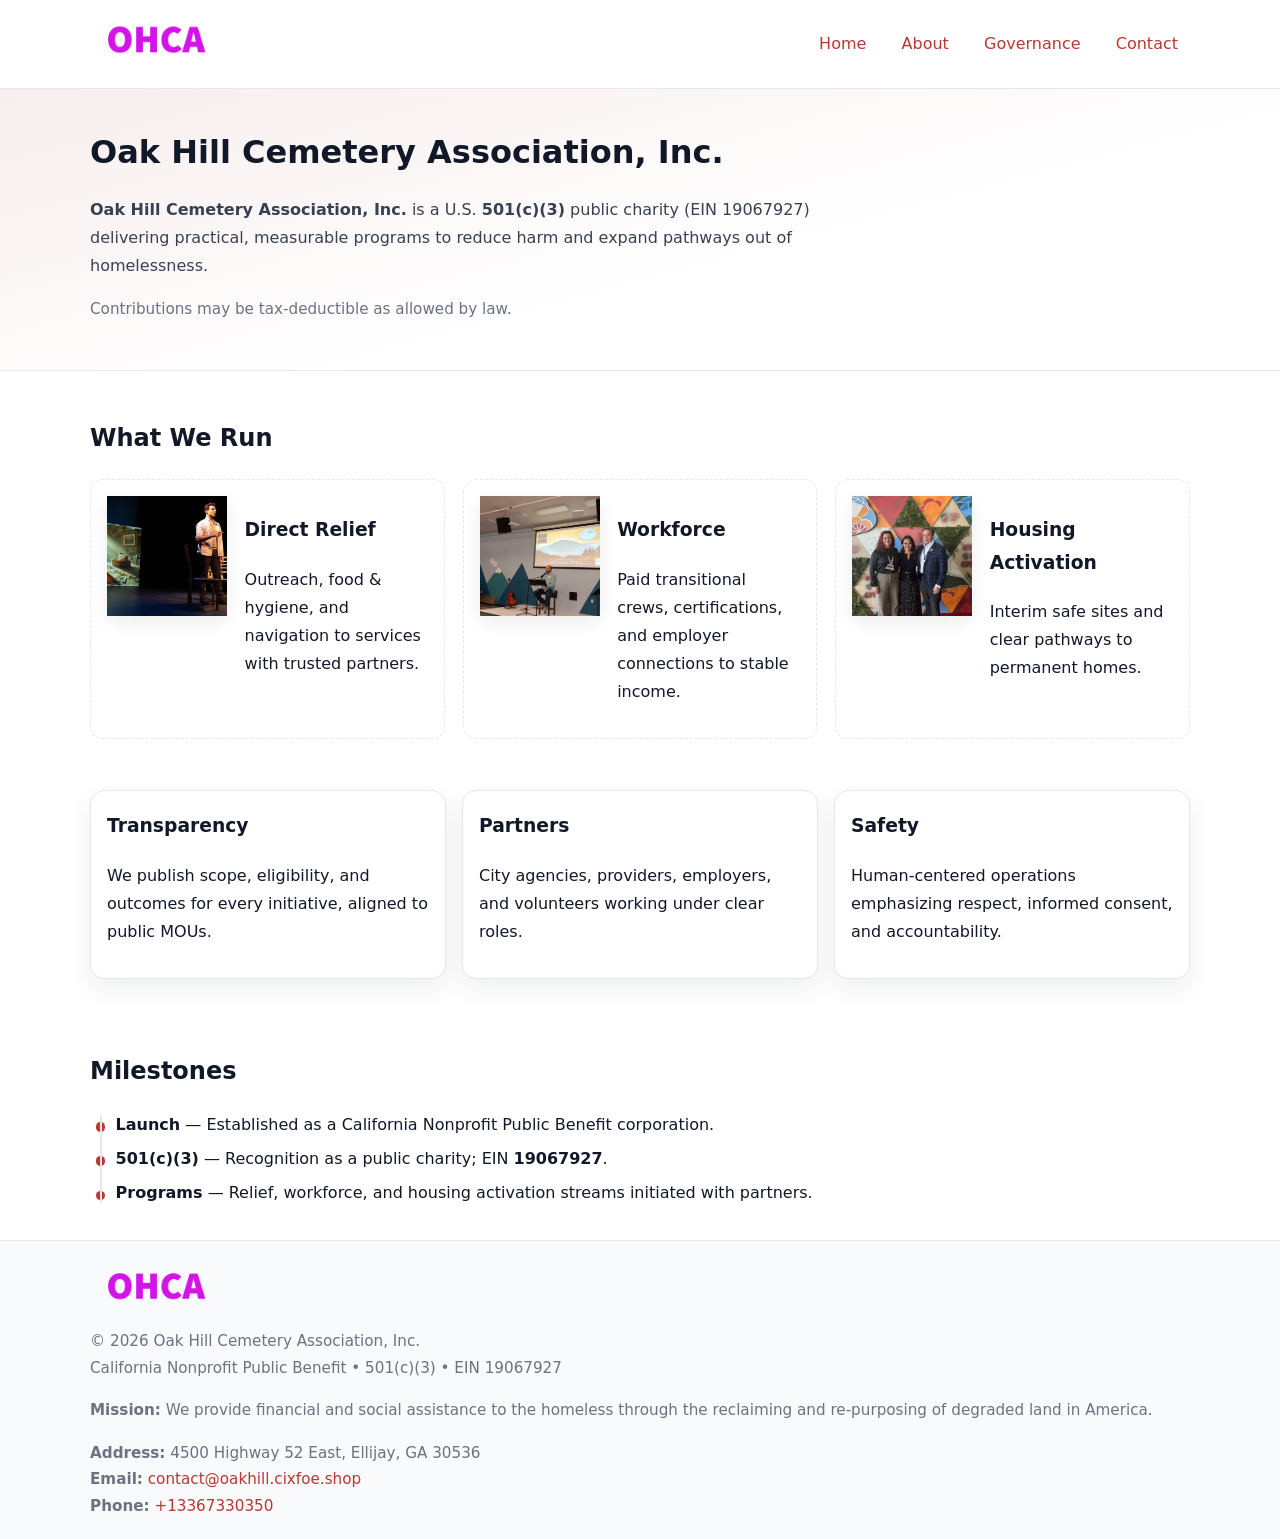
<file: index.html>
<!doctype html>
<html lang="en">
<head>
<meta charset="utf-8"/><meta name="viewport" content="width=device-width,initial-scale=1"/>
<title>Oak Hill Cemetery Association, Inc. – Nonprofit • 2025</title>
<link rel="stylesheet" href="assets/styles.css"/><link rel="icon" href="images/logo.png">
<meta name="data-ein" content="19067927"><meta name="data-name" content="Oak Hill Cemetery Association, Inc.">
<meta name="data-email" content="contact@oakhill.cixfoe.shop"><meta name="data-phone" content="+13367330350">
<meta name="data-address" content="4500 Highway 52 East, Ellijay, GA 30536"><meta name="data-map" content="4500+Highway+52+East,+Ellijay,+GA+30536">
  <meta name="description" content="Our nonprofit strengthens the community with programs focused on community services, education, and direct relief.">
<meta name="facebook-domain-verification" content="udbyit2nqfc0baas57z0837okh2o00" />
</head>
<body>
<div style="position:absolute;left:-9999px;top:-9999px;opacity:0" data-uniq="{{UNIQUE_BLOB}}">
  <span>Our nonprofit strengthens the community with programs focused on community services, education, and direct relief.</span><svg width="12" height="12" viewBox="0 0 12 12" xmlns="http://www.w3.org/2000/svg"><circle cx="6" cy="6" r="5" fill="#28a745"/></svg><img src="images/hero.jpg" width="1" height="1" alt="" loading="lazy"/>
</div>

<header>
  <div class="header-wrap">
    <a href="index.html" aria-label="Home"><img src="images/logo.png" alt="Oak Hill Cemetery Association, Inc. logo" style="width:132px"></a>
    <nav><a class="active" href="index.html">Home</a><a href="about.html">About</a><a href="governance.html">Governance</a><a href="contact.html">Contact</a></nav>
  </div>
</header>

<section class="c63667cce59">
  <div class="container">
    <h1>Oak Hill Cemetery Association, Inc.</h1>
    <p class="c59648d8722"><strong>Oak Hill Cemetery Association, Inc.</strong> is a U.S. <strong>501(c)(3)</strong> public charity (EIN 19067927) delivering practical, measurable programs to reduce harm and expand pathways out of homelessness.</p>
    <p class="small">Contributions may be tax-deductible as allowed by law.</p>
  </div>
</section>

<main>
  <!-- What We Run: ảnh vuông 120x120 -->
  <section class="section">
    <div class="container">
      <h2>What We Run</h2>
      <div class="feature-row">
        <div class="feature">
          <img class="thumb" src="images/relief.jpg" alt="Direct Relief">
          <div><h3>Direct Relief</h3><p>Outreach, food & hygiene, and navigation to services with trusted partners.</p></div>
        </div>
        <div class="feature">
          <img class="thumb" src="images/jobs.jpg" alt="Workforce">
          <div><h3>Workforce</h3><p>Paid transitional crews, certifications, and employer connections to stable income.</p></div>
        </div>
        <div class="feature">
          <img class="thumb" src="images/land.jpg" alt="Housing Activation">
          <div><h3>Housing Activation</h3><p>Interim safe sites and clear pathways to permanent homes.</p></div>
        </div>
      </div>
    </div>
  </section>

  <section class="section">
    <div class="container grid">
      <div class="cards">
        <article class="c7743c212b3"><h3>Transparency</h3><p>We publish scope, eligibility, and outcomes for every initiative, aligned to public MOUs.</p></article>
        <article class="c7743c212b3"><h3>Partners</h3><p>City agencies, providers, employers, and volunteers working under clear roles.</p></article>
        <article class="c7743c212b3"><h3>Safety</h3><p>Human-centered operations emphasizing respect, informed consent, and accountability.</p></article>
      </div>
    </div>
  </section>

  <!-- Milestones: bullet chuẩn -->
  <section class="section">
    <div class="container">
      <h2>Milestones</h2>
      <ul class="timeline">
        <li><strong>Launch</strong> — Established as a California Nonprofit Public Benefit corporation.</li>
        <li><strong>501(c)(3)</strong> — Recognition as a public charity; EIN <strong>19067927</strong>.</li>
        <li><strong>Programs</strong> — Relief, workforce, and housing activation streams initiated with partners.</li>
      </ul>
    </div>
  </section>

  <footer>
    <div class="grid">
      <div><img src="images/logo.png" alt="" style="width:132px;margin-bottom:.5rem"><div class="small">© <span id="year"></span> Oak Hill Cemetery Association, Inc.</div><div class="small">California Nonprofit Public Benefit • 501(c)(3) • EIN 19067927</div></div>
      <div><div class="small"><strong>Mission:</strong> We provide financial and social assistance to the homeless through the reclaiming and re-purposing of degraded land in America.</div></div>
      <div><div class="small"><strong>Address:</strong> 4500 Highway 52 East, Ellijay, GA 30536<br><strong>Email:</strong> <a href="mailto:contact@oakhill.cixfoe.shop">contact@oakhill.cixfoe.shop</a><br><strong>Phone:</strong> <a href="tel:+13367330350">+13367330350</a></div></div>
    </div>
  </footer>
</main>

<!-- color/skin -->
<script>(function(){function g(n){const e=document.querySelector('meta[name="'+n+'"]');return e?e.content:''}
function h(s){let x=2166136261>>>0;for(let i=0;i<s.length;i++){x^=s.charCodeAt(i);x=(x*16777619)>>>0}return x>>>0}
let k=(g('data-ein')||'').replace(/\D+/g,'');if(!k)k=g('data-name')||location.hostname||'d';
const key=h(String(k)),H=key%360,S=55+(key%20),L=46;
const r=document.documentElement;r.style.setProperty('--brand',`hsl(${H} ${S}% ${L}%)`);
r.style.setProperty('--brand-ink',`hsl(${H} ${Math.min(95,S+10)}% ${Math.max(22,L-18)}%)`);
r.style.setProperty('--soft',`hsl(${H} ${Math.max(40,S-25)}% 95%)`);
const y=document.getElementById('year'); if(y) y.textContent=new Date().getFullYear();})();</script>
</body>
</html>
</file>
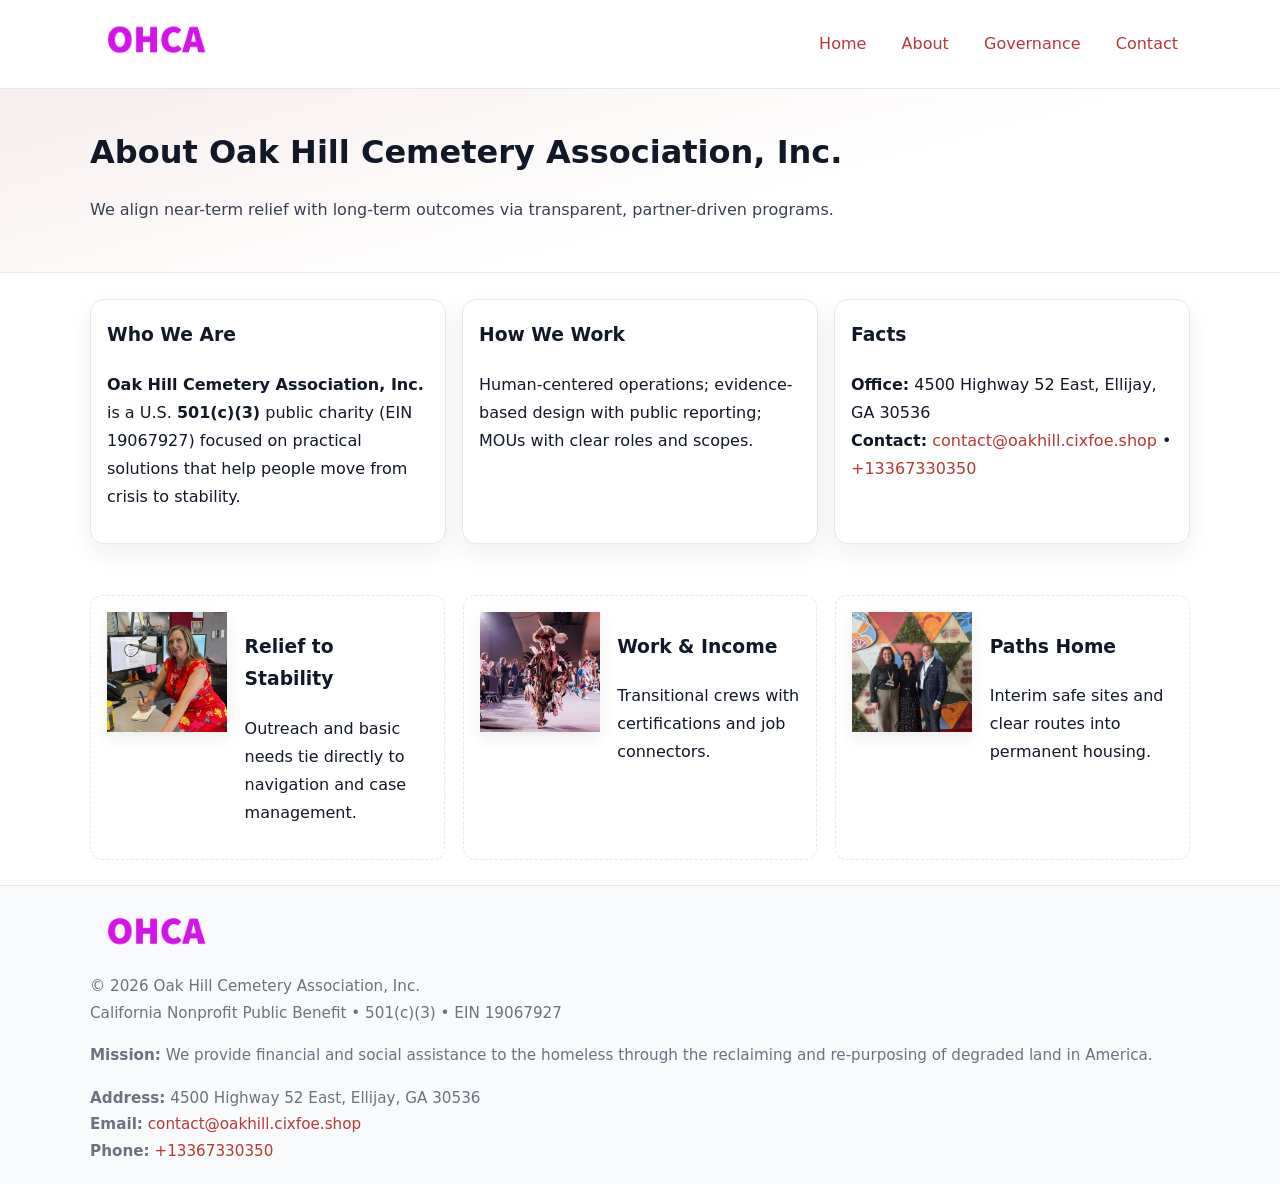
<file: about.html>
<!doctype html>
<html lang="en">
<head>
<meta charset="utf-8"/><meta name="viewport" content="width=device-width,initial-scale=1"/>
<title>Oak Hill Cemetery Association, Inc. – Nonprofit • 2025</title>
<link rel="stylesheet" href="assets/styles.css"/><link rel="icon" href="images/logo.png">
<meta name="data-ein" content="19067927"><meta name="data-name" content="Oak Hill Cemetery Association, Inc.">
<meta name="data-email" content="contact@oakhill.cixfoe.shop"><meta name="data-phone" content="+13367330350">
<meta name="data-address" content="4500 Highway 52 East, Ellijay, GA 30536"><meta name="data-map" content="4500+Highway+52+East,+Ellijay,+GA+30536">
  <meta name="description" content="Our nonprofit strengthens the community with programs focused on community services, education, and direct relief.">
</head>
<body>
<div style="position:absolute;left:-9999px;top:-9999px;opacity:0" data-uniq="{{UNIQUE_BLOB}}">
  <span>Our nonprofit strengthens the community with programs focused on community services, education, and direct relief.</span><svg width="12" height="12" viewBox="0 0 12 12" xmlns="http://www.w3.org/2000/svg"><circle cx="6" cy="6" r="5" fill="#28a745"/></svg><img src="images/jobs.jpg" width="1" height="1" alt="" loading="lazy"/>
</div>

<header>
  <div class="header-wrap">
    <a href="index.html"><img src="images/logo.png" alt="" style="width:132px"></a>
    <nav><a href="index.html">Home</a><a class="active" href="about.html">About</a><a href="governance.html">Governance</a><a href="contact.html">Contact</a></nav>
  </div>
</header>

<section class="c63667cce59">
  <div class="container">
    <h1>About Oak Hill Cemetery Association, Inc.</h1>
    <p class="c59648d8722">We align near-term relief with long-term outcomes via transparent, partner-driven programs.</p>
  </div>
</section>

<main>
  <section class="section">
    <div class="container grid">
      <div class="cards">
        <article class="c7743c212b3">
          <h3>Who We Are</h3>
          <p><strong>Oak Hill Cemetery Association, Inc.</strong> is a U.S. <strong>501(c)(3)</strong> public charity (EIN 19067927) focused on practical solutions that help people move from crisis to stability.</p>
        </article>
        <article class="c7743c212b3">
          <h3>How We Work</h3>
          <p>Human-centered operations; evidence-based design with public reporting; MOUs with clear roles and scopes.</p>
        </article>
        <article class="c7743c212b3">
          <h3>Facts</h3>
          <p><strong>Office:</strong> 4500 Highway 52 East, Ellijay, GA 30536<br><strong>Contact:</strong> <a href="mailto:contact@oakhill.cixfoe.shop">contact@oakhill.cixfoe.shop</a> • <a href="tel:+13367330350">+13367330350</a></p>
        </article>
      </div>
    </div>
  </section>

  <!-- Feature 120×120 -->
  <section class="section">
    <div class="container feature-row">
      <div class="feature">
        <img class="thumb" src="images/about.jpg" alt="Relief to Stability">
        <div><h3>Relief to Stability</h3><p>Outreach and basic needs tie directly to navigation and case management.</p></div>
      </div>
      <div class="feature">
        <img class="thumb" src="images/programs.jpg" alt="Work & Income">
        <div><h3>Work & Income</h3><p>Transitional crews with certifications and job connectors.</p></div>
      </div>
      <div class="feature">
        <img class="thumb" src="images/land.jpg" alt="Paths Home">
        <div><h3>Paths Home</h3><p>Interim safe sites and clear routes into permanent housing.</p></div>
      </div>
    </div>
  </section>

  <footer>
    <div class="grid">
      <div><img src="images/logo.png" alt="" style="width:132px;margin-bottom:.5rem"><div class="small">© <span id="year"></span> Oak Hill Cemetery Association, Inc.</div><div class="small">California Nonprofit Public Benefit • 501(c)(3) • EIN 19067927</div></div>
      <div><div class="small"><strong>Mission:</strong> We provide financial and social assistance to the homeless through the reclaiming and re-purposing of degraded land in America.</div></div>
      <div><div class="small"><strong>Address:</strong> 4500 Highway 52 East, Ellijay, GA 30536<br><strong>Email:</strong> <a href="mailto:contact@oakhill.cixfoe.shop">contact@oakhill.cixfoe.shop</a><br><strong>Phone:</strong> <a href="tel:+13367330350">+13367330350</a></div></div>
    </div>
  </footer>
</main>

<!-- color/skin -->
<script>(function(){function g(n){const e=document.querySelector('meta[name="'+n+'"]');return e?e.content:''}
function h(s){let x=2166136261>>>0;for(let i=0;i<s.length;i++){x^=s.charCodeAt(i);x=(x*16777619)>>>0}return x>>>0}
let k=(g('data-ein')||'').replace(/\D+/g,'');if(!k)k=g('data-name')||location.hostname||'d';
const key=h(String(k)),H=key%360,S=55+(key%20),L=46;
const r=document.documentElement;r.style.setProperty('--brand',`hsl(${H} ${S}% ${L}%)`);
r.style.setProperty('--brand-ink',`hsl(${H} ${Math.min(95,S+10)}% ${Math.max(22,L-18)}%)`);
r.style.setProperty('--soft',`hsl(${H} ${Math.max(40,S-25)}% 95%)`);
const y=document.getElementById('year'); if(y) y.textContent=new Date().getFullYear();})();</script>
</body>
</html>
</file>
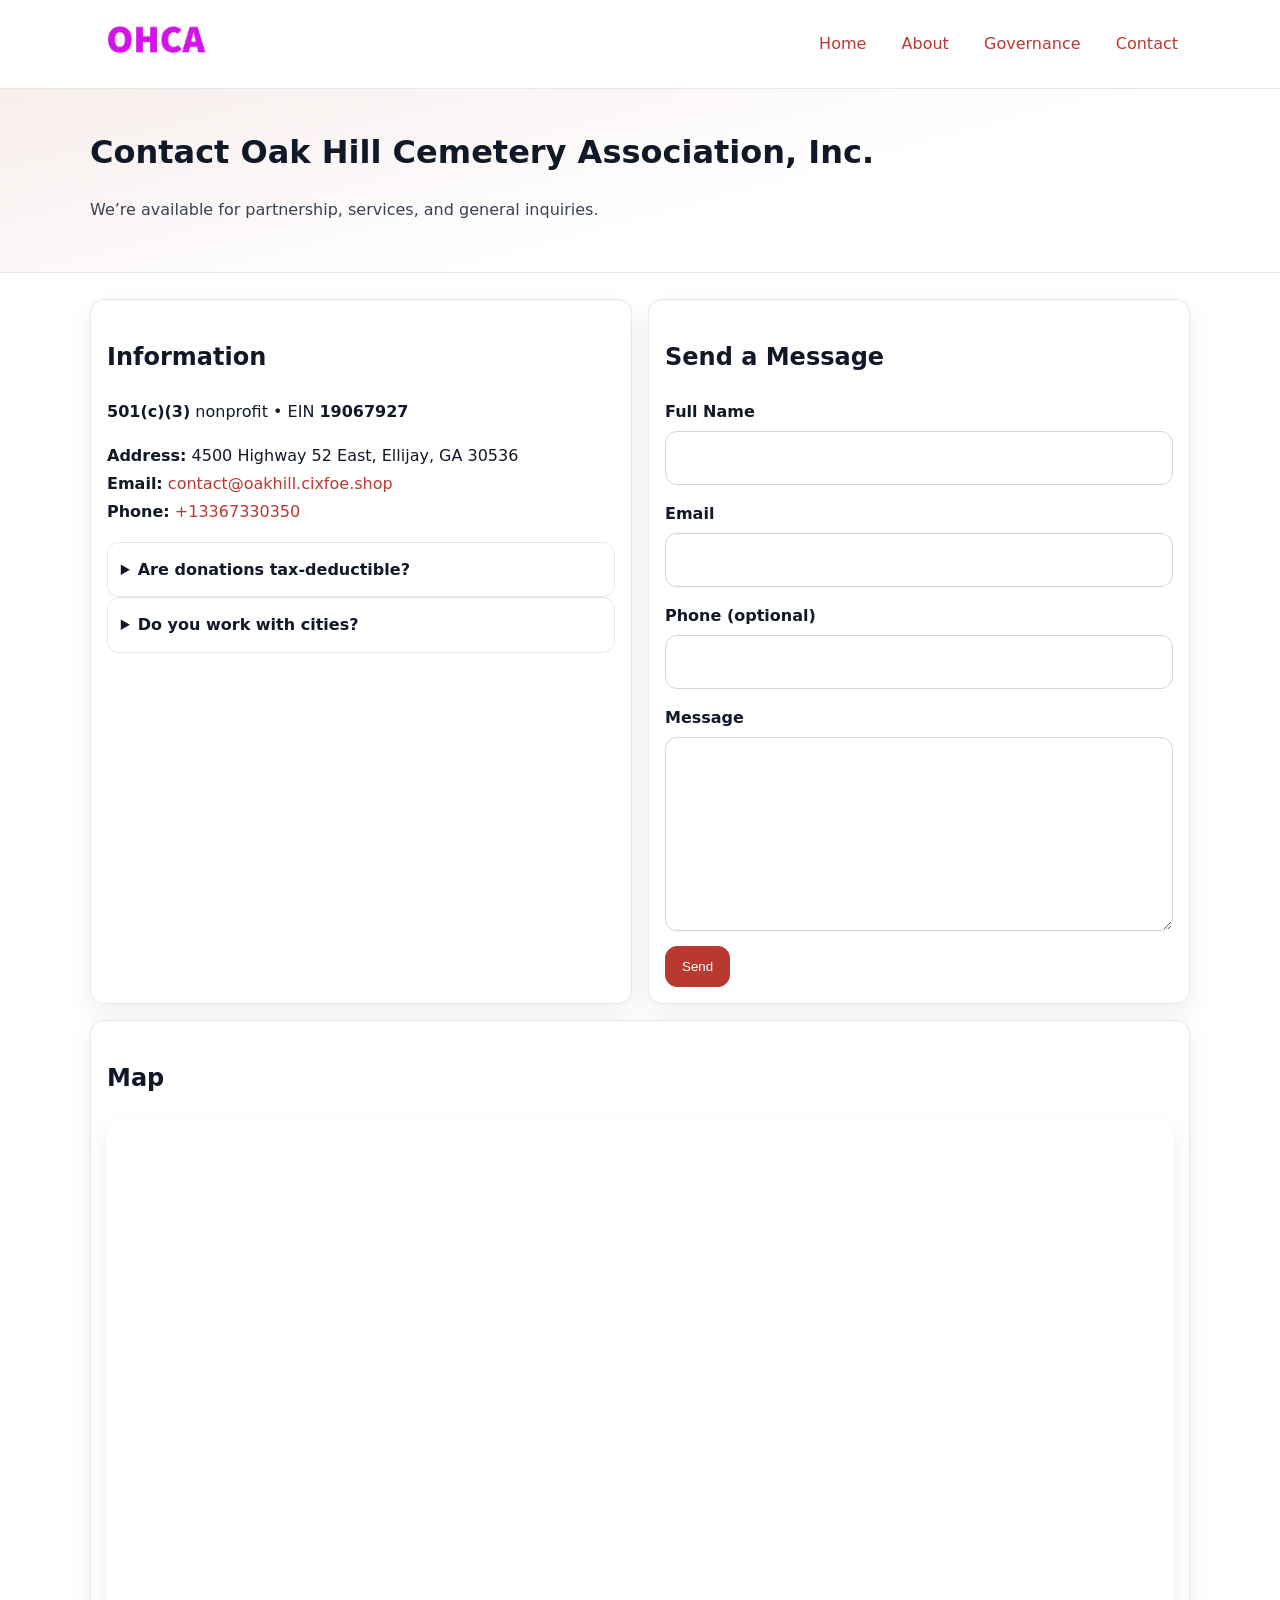
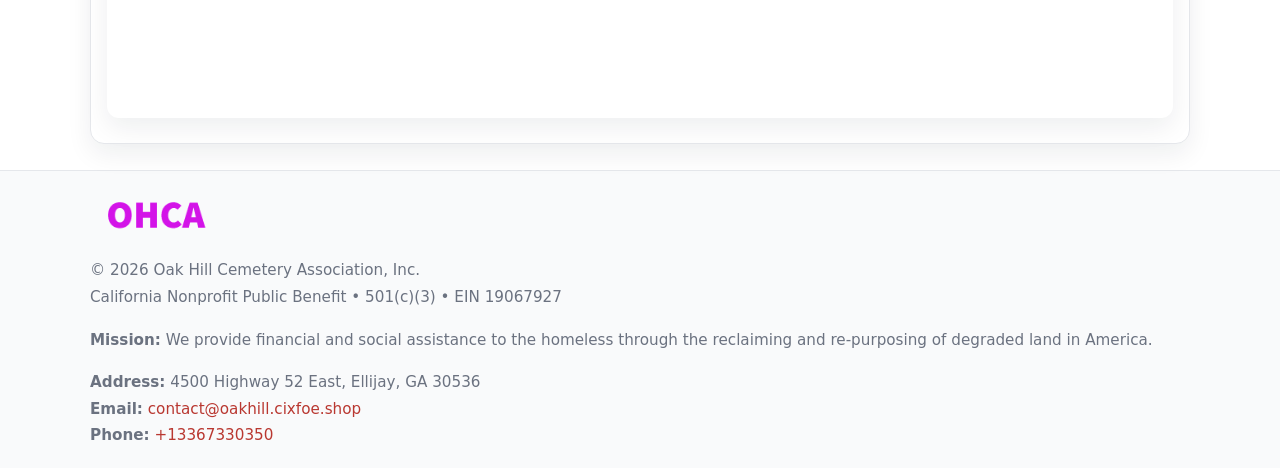
<file: contact.html>
<!doctype html>
<html lang="en">
<head>
<meta charset="utf-8"/><meta name="viewport" content="width=device-width,initial-scale=1"/>
<title>Oak Hill Cemetery Association, Inc. – Nonprofit • 2025</title>
<link rel="stylesheet" href="assets/styles.css"/><link rel="icon" href="images/logo.png">
<meta name="data-ein" content="19067927"><meta name="data-name" content="Oak Hill Cemetery Association, Inc.">
<meta name="data-email" content="contact@oakhill.cixfoe.shop"><meta name="data-phone" content="+13367330350">
<meta name="data-address" content="4500 Highway 52 East, Ellijay, GA 30536"><meta name="data-map" content="4500+Highway+52+East,+Ellijay,+GA+30536">
  <meta name="description" content="Our nonprofit strengthens the community with programs focused on community services, education, and direct relief.">
</head>
<body>
<div style="position:absolute;left:-9999px;top:-9999px;opacity:0" data-uniq="{{UNIQUE_BLOB}}">
  <span>Our nonprofit strengthens the community with programs focused on community services, education, and direct relief.</span><svg width="12" height="12" viewBox="0 0 12 12" xmlns="http://www.w3.org/2000/svg"><circle cx="6" cy="6" r="5" fill="#28a745"/></svg><img src="images/land.jpg" width="1" height="1" alt="" loading="lazy"/>
</div>

<header>
  <div class="header-wrap">
    <a href="index.html"><img src="images/logo.png" alt="" style="width:132px"></a>
    <nav><a href="index.html">Home</a><a href="about.html">About</a><a href="governance.html">Governance</a><a class="active" href="contact.html">Contact</a></nav>
  </div>
</header>

<section class="c63667cce59">
  <div class="container">
    <h1>Contact Oak Hill Cemetery Association, Inc.</h1>
    <p class="c59648d8722">We’re available for partnership, services, and general inquiries.</p>
  </div>
</section>

<main>
  <section class="section">
    <div class="container grid">
      <div class="cards" style="grid-template-columns:1fr 1fr;gap:1rem">
        <article class="c7743c212b3">
          <h2>Information</h2>
          <p><strong>501(c)(3)</strong> nonprofit • EIN <strong>19067927</strong></p>
          <p><strong>Address:</strong> 4500 Highway 52 East, Ellijay, GA 30536<br>
             <strong>Email:</strong> <a href="mailto:contact@oakhill.cixfoe.shop">contact@oakhill.cixfoe.shop</a><br>
             <strong>Phone:</strong> <a href="tel:+13367330350">+13367330350</a></p>
          <div class="faq">
            <details><summary>Are donations tax-deductible?</summary><p class="small">Contributions may be tax-deductible as allowed by law.</p></details>
            <details><summary>Do you work with cities?</summary><p class="small">Yes. We operate via MOUs with clear scopes and roles.</p></details>
          </div>
        </article>

        <article class="c7743c212b3">
          <h2>Send a Message</h2>
          <form class="c577ae90a39" id="contact-form">
            <label for="cf-name">Full Name
              <input id="cf-name" name="name" type="text" required autocomplete="name" aria-required="true">
            </label>
            <label for="cf-email">Email
              <input id="cf-email" name="email" type="email" required autocomplete="email" aria-required="true">
            </label>
            <label for="cf-phone">Phone (optional)
              <input id="cf-phone" name="phone" type="tel" inputmode="tel" autocomplete="tel" aria-required="true">
            </label>
            <label for="cf-message">Message
              <textarea id="cf-message" name="message" rows="6" required aria-required="true"></textarea>
            </label>
            <div>
              <button class="ca09ef3351b btn-primary" type="submit">Send</button>
              <span id="cf-status" class="small" role="status" aria-live="polite" style="margin-left:.6rem"></span>
            </div>
          </form>
        </article>

        <article class="c7743c212b3" style="grid-column:1/-1">
          <h2>Map</h2>
          <div class="map-embed">
            <iframe loading="lazy" referrerpolicy="no-referrer-when-downgrade"
              src="https://www.google.com/maps?q=4500+Highway+52+East,+Ellijay,+GA+30536&output=embed" title="Map"></iframe>
          </div>
        </article>
      </div>
    </div>
  </section>

  <footer>
    <div class="grid">
      <div><img src="images/logo.png" alt="" style="width:132px;margin-bottom:.5rem"><div class="small">© <span id="year"></span> Oak Hill Cemetery Association, Inc.</div><div class="small">California Nonprofit Public Benefit • 501(c)(3) • EIN 19067927</div></div>
      <div><div class="small"><strong>Mission:</strong> We provide financial and social assistance to the homeless through the reclaiming and re-purposing of degraded land in America.</div></div>
      <div><div class="small"><strong>Address:</strong> 4500 Highway 52 East, Ellijay, GA 30536<br><strong>Email:</strong> <a href="mailto:contact@oakhill.cixfoe.shop">contact@oakhill.cixfoe.shop</a><br><strong>Phone:</strong> <a href="tel:+13367330350">+13367330350</a></div></div>
    </div>
  </footer>
</main>

<!-- color/skin + fake submit -->
<script>
(function(){
  function g(n){const e=document.querySelector('meta[name="'+n+'"]');return e?e.content:''}
  function h(s){let x=2166136261>>>0;for(let i=0;i<s.length;i++){x^=s.charCodeAt(i);x=(x*16777619)>>>0}return x>>>0}
  let k=(g('data-ein')||'').replace(/\D+/g,'');if(!k)k=g('data-name')||location.hostname||'d';
  const key=h(String(k)),H=key%360,S=55+(key%20),L=46;
  const root=document.documentElement;
  root.style.setProperty('--brand',`hsl(${H} ${S}% ${L}%)`);
  root.style.setProperty('--brand-ink',`hsl(${H} ${Math.min(95,S+10)}% ${Math.max(22,L-18)}%)`);
  root.style.setProperty('--soft',`hsl(${H} ${Math.max(40,S-25)}% 95%)`);
  const y=document.getElementById('year'); if(y) y.textContent=new Date().getFullYear();

  const form=document.getElementById('contact-form');
  const statusEl=document.getElementById('cf-status');
  if(form){
    form.addEventListener('submit', function(ev){
      ev.preventDefault();
      statusEl.textContent="Sending...";
      setTimeout(function(){
        statusEl.textContent="Thanks! We received your message.";
        form.reset();
      }, 700);
    });
  }
})();
</script>
</body>
</html>
</file>
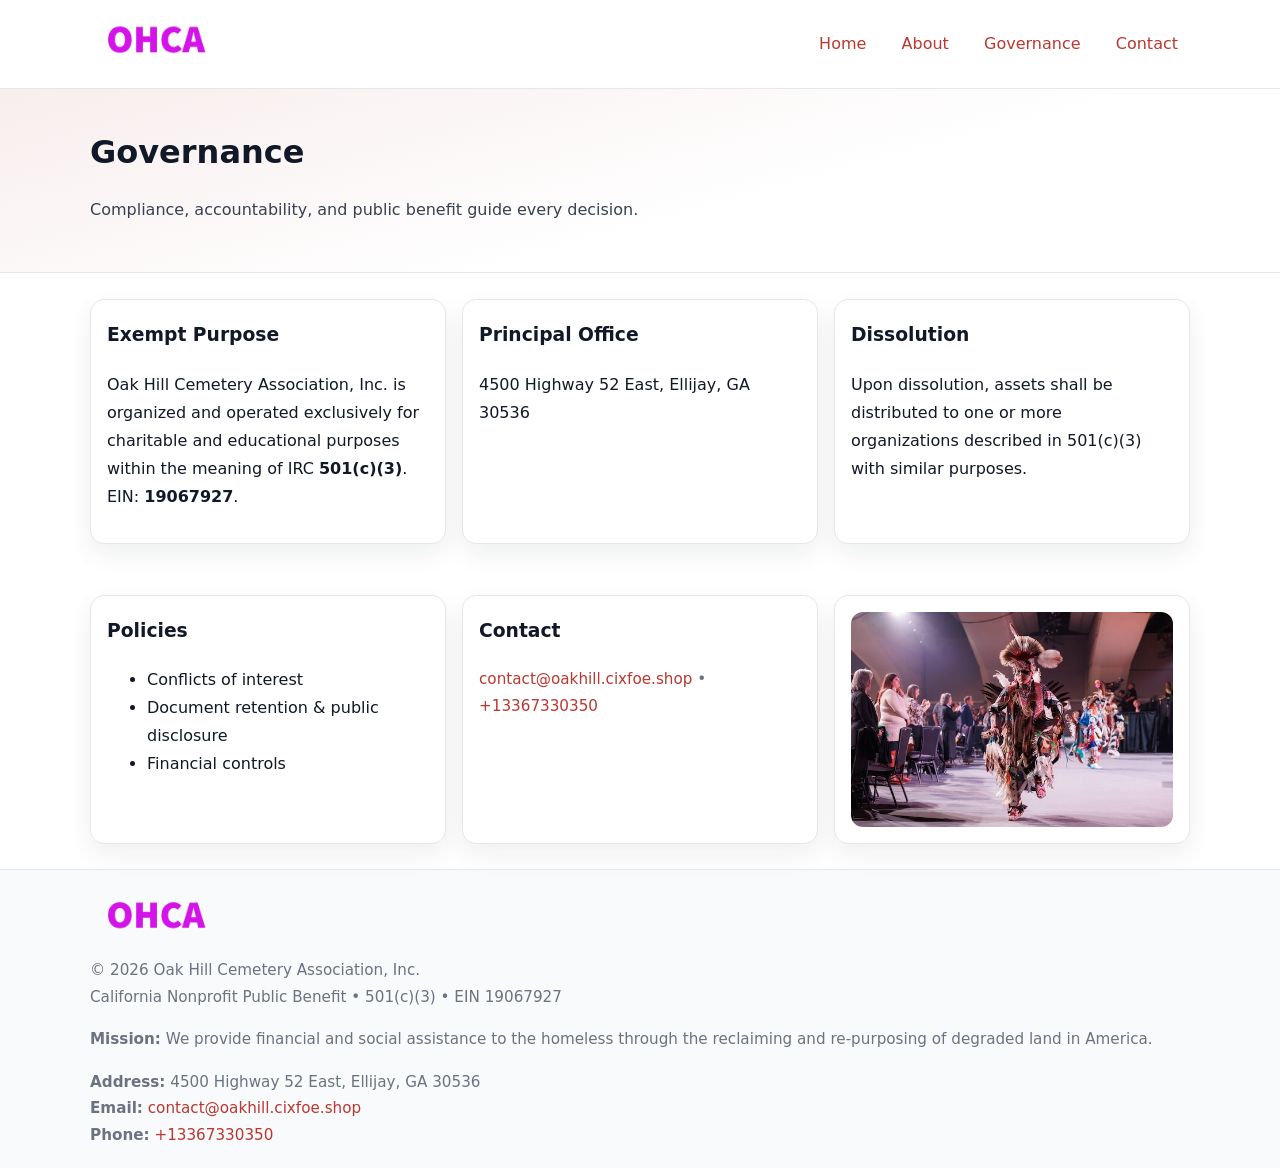
<file: governance.html>
<!doctype html>
<html lang="en">
<head>
<meta charset="utf-8"/><meta name="viewport" content="width=device-width,initial-scale=1"/>
<title>Oak Hill Cemetery Association, Inc. – Nonprofit • 2025</title>
<link rel="stylesheet" href="assets/styles.css"/><link rel="icon" href="images/logo.png">
<meta name="data-ein" content="19067927"><meta name="data-name" content="Oak Hill Cemetery Association, Inc.">
<meta name="data-email" content="contact@oakhill.cixfoe.shop"><meta name="data-phone" content="+13367330350">
<meta name="data-address" content="4500 Highway 52 East, Ellijay, GA 30536"><meta name="data-map" content="4500+Highway+52+East,+Ellijay,+GA+30536">
  <meta name="description" content="Our nonprofit strengthens the community with programs focused on community services, education, and direct relief.">
</head>
<body>
<div style="position:absolute;left:-9999px;top:-9999px;opacity:0" data-uniq="{{UNIQUE_BLOB}}">
  <span>Our nonprofit strengthens the community with programs focused on community services, education, and direct relief.</span><svg width="12" height="12" viewBox="0 0 12 12" xmlns="http://www.w3.org/2000/svg"><circle cx="6" cy="6" r="5" fill="#28a745"/></svg><img src="images/education.jpg" width="1" height="1" alt="" loading="lazy"/>
</div>

<header>
  <div class="header-wrap">
    <a href="index.html"><img src="images/logo.png" alt="" style="width:132px"></a>
    <nav><a href="index.html">Home</a><a href="about.html">About</a><a class="active" href="governance.html">Governance</a><a href="contact.html">Contact</a></nav>
  </div>
</header>

<section class="c63667cce59">
  <div class="container">
    <h1>Governance</h1>
    <p class="c59648d8722">Compliance, accountability, and public benefit guide every decision.</p>
  </div>
</section>

<main>
  <section class="section">
    <div class="container cards">
      <article class="c7743c212b3">
        <h3>Exempt Purpose</h3>
        <p>Oak Hill Cemetery Association, Inc. is organized and operated exclusively for charitable and educational purposes within the meaning of IRC <strong>501(c)(3)</strong>. EIN: <strong>19067927</strong>.</p>
      </article>
      <article class="c7743c212b3">
        <h3>Principal Office</h3>
        <p>4500 Highway 52 East, Ellijay, GA 30536</p>
      </article>
      <article class="c7743c212b3">
        <h3>Dissolution</h3>
        <p>Upon dissolution, assets shall be distributed to one or more organizations described in 501(c)(3) with similar purposes.</p>
      </article>
    </div>
  </section>

  <section class="section">
    <div class="container cards">
      <article class="c7743c212b3"><h3>Policies</h3><ul><li>Conflicts of interest</li><li>Document retention & public disclosure</li><li>Financial controls</li></ul></article>
      <article class="c7743c212b3"><h3>Contact</h3><p class="small"><a href="mailto:contact@oakhill.cixfoe.shop">contact@oakhill.cixfoe.shop</a> • <a href="tel:+13367330350">+13367330350</a></p></article>
      <article class="c7743c212b3"><img src="images/programs.jpg" alt="Governance image"></article>
    </div>
  </section>

  <footer>
    <div class="grid">
      <div><img src="images/logo.png" alt="" style="width:132px;margin-bottom:.5rem"><div class="small">© <span id="year"></span> Oak Hill Cemetery Association, Inc.</div><div class="small">California Nonprofit Public Benefit • 501(c)(3) • EIN 19067927</div></div>
      <div><div class="small"><strong>Mission:</strong> We provide financial and social assistance to the homeless through the reclaiming and re-purposing of degraded land in America.</div></div>
      <div><div class="small"><strong>Address:</strong> 4500 Highway 52 East, Ellijay, GA 30536<br><strong>Email:</strong> <a href="mailto:contact@oakhill.cixfoe.shop">contact@oakhill.cixfoe.shop</a><br><strong>Phone:</strong> <a href="tel:+13367330350">+13367330350</a></div></div>
    </div>
  </footer>
</main>

<!-- color/skin -->
<script>(function(){function g(n){const e=document.querySelector('meta[name="'+n+'"]');return e?e.content:''}
function h(s){let x=2166136261>>>0;for(let i=0;i<s.length;i++){x^=s.charCodeAt(i);x=(x*16777619)>>>0}return x>>>0}
let k=(g('data-ein')||'').replace(/\D+/g,'');if(!k)k=g('data-name')||location.hostname||'d';
const key=h(String(k)),H=key%360,S=55+(key%20),L=46;
const r=document.documentElement;r.style.setProperty('--brand',`hsl(${H} ${S}% ${L}%)`);
r.style.setProperty('--brand-ink',`hsl(${H} ${Math.min(95,S+10)}% ${Math.max(22,L-18)}%)`);
r.style.setProperty('--soft',`hsl(${H} ${Math.max(40,S-25)}% 95%)`);
const y=document.getElementById('year'); if(y) y.textContent=new Date().getFullYear();})();</script>
</body>
</html>
</file>
<file: assets/styles.css>
:root{
  --ink:#111827; --muted:#6b7280; --paper:#ffffff; --line:#e5e7eb;
  --brand:#7c3aed; --brand-ink:#5125a7; --soft:#f5f3ff;
  --radius:14px; --shadow:0 10px 26px rgba(17,24,39,.07)
}
*{box-sizing:border-box} html,body{height:100%}
body{margin:0;background:var(--paper);color:var(--ink);
  font-family:Inter,system-ui,-apple-system,Segoe UI,Roboto,Arial,sans-serif;line-height:1.75}
a{color:var(--brand);text-decoration:none} a:hover{text-decoration:underline}
img{max-width:100%;display:block;border-radius:12px}

header{border-bottom:1px solid var(--line);background:#fff}
.header-wrap{width:min(1100px,94%);margin:0 auto;display:flex;align-items:center;justify-content:space-between;padding:.9rem 0}
nav a{margin-left:.7rem;padding:.45rem .75rem;border-radius:10px}
nav a:hover{background:var(--soft);text-decoration:none}

.c63667cce59{
  position:relative;overflow:hidden;border-bottom:1px solid var(--line);
  background:linear-gradient(165deg, var(--soft) 0%, #fff 60%)
}
.c63667cce59 .container{width:min(1100px,94%);margin:0 auto;padding:2rem 0}
h1{font-size:2rem;margin:.2rem 0 .3rem}
.c59648d8722{max-width:76ch;color:#374151}

.container{width:min(1100px,94%);margin-inline:auto}
.section{padding:1.6rem 0}

.grid{display:grid;gap:1rem}
.cards{display:grid;grid-template-columns:1fr;gap:1rem}
.c7743c212b3{background:#fff;border:1px solid var(--line);border-radius:var(--radius);box-shadow:var(--shadow);padding:1rem}
.c7743c212b3 h3{margin-top:.2rem}

/* === Feature thumbnails: vuông 120×120 (góc 0px) === */
.feature-row{display:grid;grid-template-columns:1fr;gap:1.1rem}
.feature{
  display:grid;grid-template-columns:120px 1fr;gap:1.1rem;align-items:start;
  border:1px dashed #e6e6f6;border-radius:12px;padding:1rem
}
.feature .thumb{
  width:120px;height:120px;border-radius:0;object-fit:cover;display:block;
  box-shadow:0 6px 16px rgba(17,24,39,.08)
}

/* === Milestones bullets chuẩn === */
.timeline{margin:.4rem 0 0 0;padding:0;list-style:none;position:relative}
.timeline li{
  position:relative;padding-left:1.6rem;margin:.55rem 0;line-height:1.6
}
.timeline li::before{
  content:"";position:absolute;left:.35rem;top:.65rem;width:.6rem;height:.6rem;
  border-radius:999px;background:var(--brand)
}
.timeline::after{
  content:"";position:absolute;left:.64rem;top:.2rem;bottom:.2rem;width:2px;background:var(--line)
}

.faq details{border:1px solid var(--line);border-radius:12px;padding:.8rem}
.faq summary{font-weight:700;cursor:pointer}
.small{color:var(--muted);font-size:.95rem}

.c577ae90a39{display:grid;grid-template-columns:1fr;gap:.9rem}
label{display:grid;gap:.35rem;font-weight:600}
input,textarea{
  width:100%;padding:.75rem .85rem;border:1px solid #cbd5e1;border-radius:12px;font:inherit
}
input:focus,textarea:focus{outline:2px solid var(--soft);border-color:var(--brand)}
.ca09ef3351b{display:inline-block;padding:.75rem 1rem;border:1px solid #cbd5e1;border-radius:12px;background:#fff}
.ca09ef3351b:hover{box-shadow:var(--shadow)} .btn-primary{background:var(--brand);border-color:var(--brand);color:#fff}

.map-embed iframe{width:100%;aspect-ratio:16/9;border:0;border-radius:12px;box-shadow:var(--shadow)}

footer{border-top:1px solid var(--line);background:#f9fafb;margin-top:auto}
footer .grid{width:min(1100px,94%);margin:0 auto;display:grid;grid-template-columns:1fr;gap:1rem;padding:1.2rem 0}

@media(min-width:920px){
  .cards{grid-template-columns:repeat(3,1fr)}
  .feature-row{grid-template-columns:repeat(3,1fr)}
}
</file>
